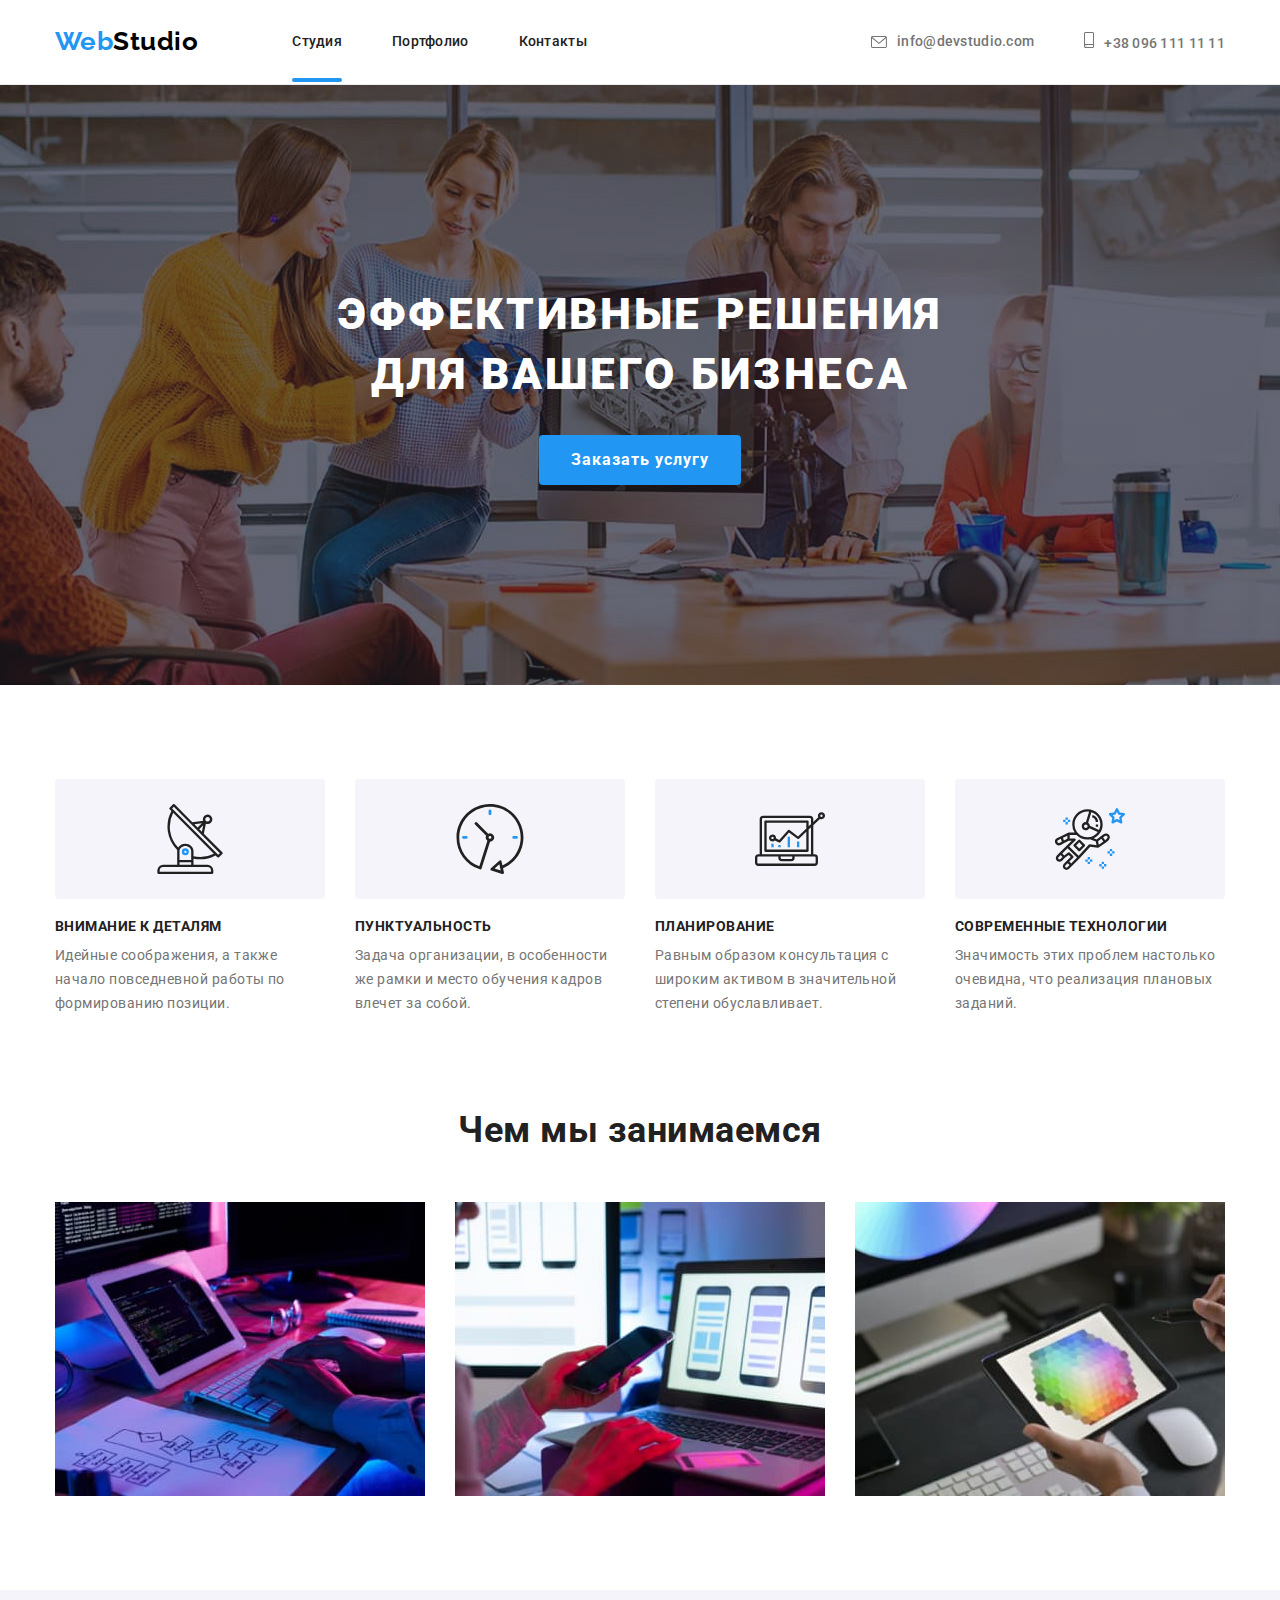
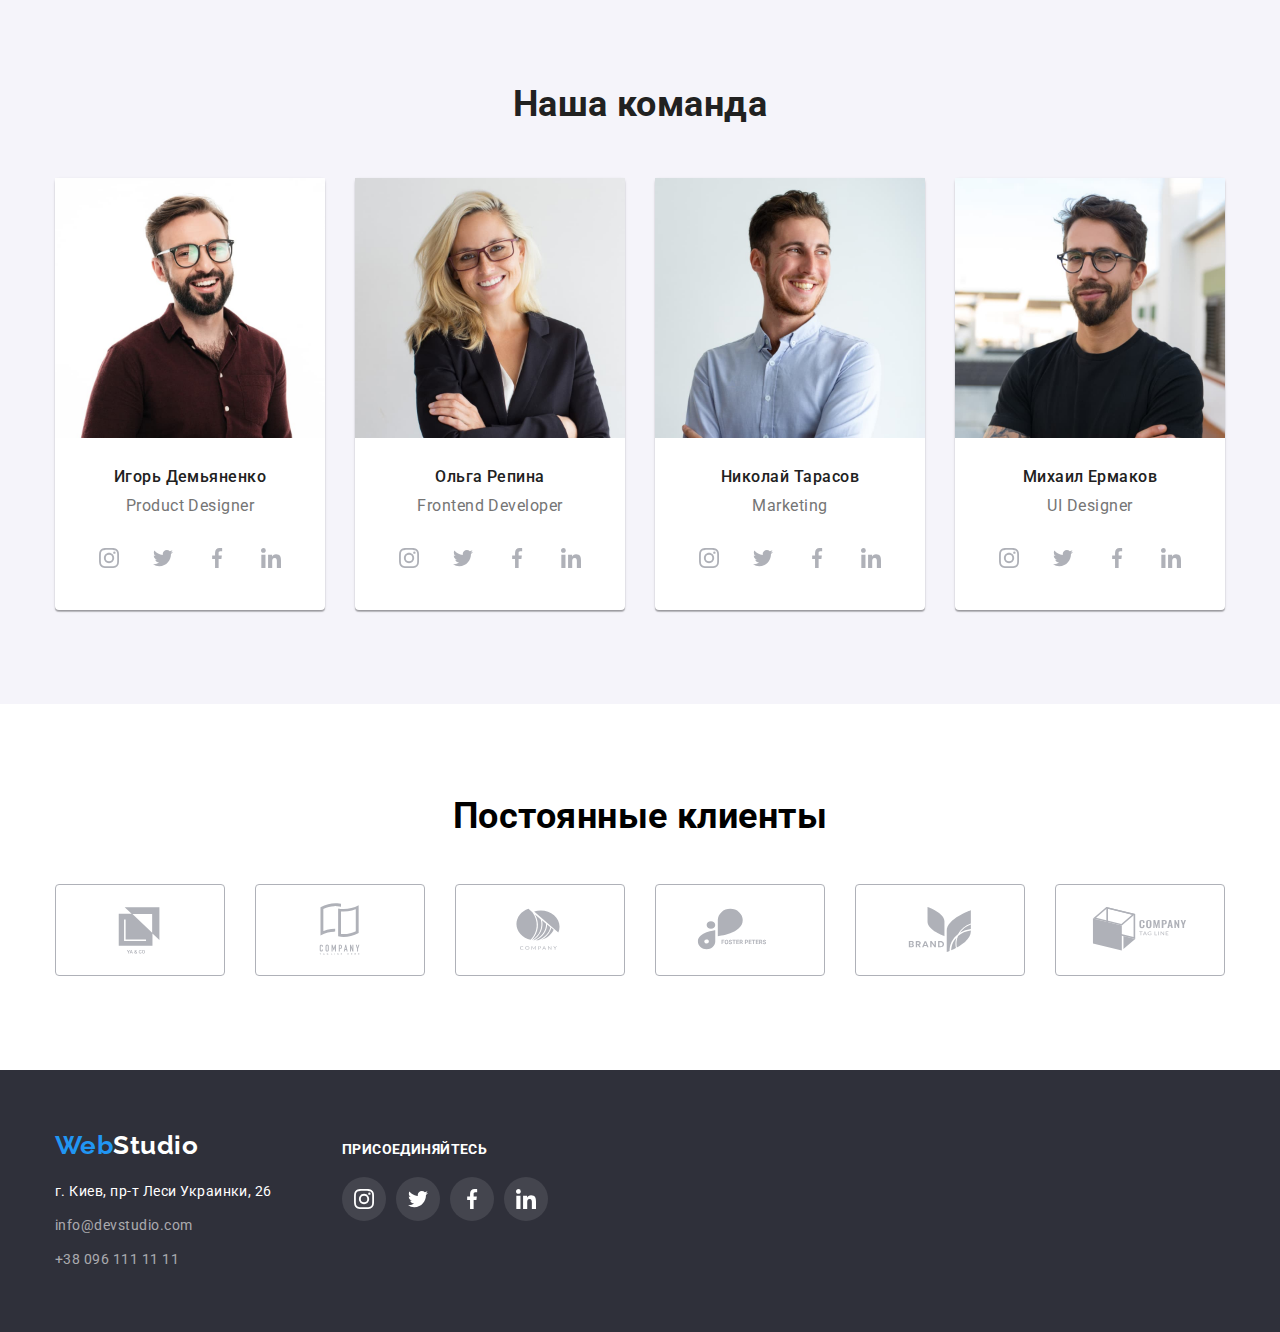
<file: index.html>
<!DOCTYPE html>
<html lang="ru">
  <head>
    <meta charset="UTF-8" />
    <meta http-equiv="X-UA-Compatible" content="IE=edge" />
    <meta name="viewport" content="width=device-width, initial-scale=1.0" />
    <title>Студия</title>
    <link rel="preconnect" href="https://fonts.googleapis.com">
    <link rel="preconnect" href="https://fonts.gstatic.com" crossorigin>
    <link href="https://fonts.googleapis.com/css2?family=Raleway:wght@700&family=Roboto:wght@400;500;700;900&display=swap"
      rel="stylesheet">
      <link rel="stylesheet" href="./css/modern-normalize.css">
    <link rel="stylesheet" href="./css/styles.css">
  </head>

  <body>
    <header class="header">
     <div class="container header-container">
      <nav class="header-navigation">
        <a class="logo link" href="./index.html"><span class="logo-color" lang="en">Web</span>Studio</a>
        <ul class="header-list list">
          <li class="header-list-li "><a class="header-item link current current-line" href="./index.html">Студия </a></li>
          <li class="header-list-li"><a class="header-item link" href="./portfolio.html">Портфолио</a></li>
          <li class="header-list-li"><a class="header-item link" href="">Контакты</a></li>
        </ul>
      </nav>
      <ul class="header-contact-list list">
        <li class="header-mail-li"><a class="header-mail link" href="mailto:info@devstudio.com">
          <svg class="nav-mail" width="16" height="12">
            <use href="./images/icons.svg#icon-envelope"></use></svg>info@devstudio.com</a></li>
        <li class="header-tel-li"><a class="header-tel link" href="tel:+380961111111">
          <svg class="nav-tel" width="10" height="16"><use href="./images/icons.svg#icon-smartphone"></use></svg>+38 096 111 11 11</a></li>
      </ul>
    </div>
    </header>
    <main>
      <section class="hero-section">
         <div class="container"> 
        <h1 class="hero-section-title">Эффективные решения для вашего бизнеса</h1>
       
       <button class="hero-section-btn" type="button">Заказать услугу</button>
     </div>
      </section>
      <section class="features">
        <div class="container">
        <h2 class="features-title visually-hidden">Особенности</h2>
        <ul class="features-list list ">
          <li class="features-item"> <div class="icon-antenna"><svg class="features-antenna" width="70" height="70">
            <use href="./images/icons.svg#icon-antenna"></use></svg></div>
            <h3 class="features-subtitle">Внимание к деталям</h3>
            <p class="features-text">
              Идейные соображения, а также начало повседневной работы по
              формированию позиции.
            </p>
          </li>
          <li class="features-item"><div class="icon-clock"><svg class="features-clock" width="70" height="70">
            <use href="./images/icons.svg#icon-clock"></use></svg>
           </div>
            <h3 class="features-subtitle">Пунктуальность</h3>
            <p class="features-text">
              Задача организации, в особенности же рамки и место обучения кадров
              влечет за собой.
            </p>
          </li>
          <li class="features-item"><div class="icon-diagram"><svg class="features-diagram" width="70" height="70"><use href="./images/icons.svg#icon-diagram"></use>
          </svg></div>
            <h3 class="features-subtitle">Планирование</h3>
            <p class="features-text">
              Равным образом консультация с широким активом в значительной
              степени обуславливает.
            </p>
          </li>
          <li class="features-item"><div class="icon-astronaut"><svg class="features-astronaut" width="70" height="70"><use href="./images/icons.svg#icon-astronaut"></use></svg></div>
            <h3 class="features-subtitle">Современные технологии</h3>
            <p class="features-text">
              Значимость этих проблем настолько очевидна, что реализация
              плановых заданий.
            </p>
          </li>
        </ul>
      </div>
      </section>
      <section class="about-us">
        <div class="container">
        <h2 class="about-us-title">Чем мы занимаемся</h2>
        <ul class="about-us-list list">
          <li class="about-us-item">
            <img
              src="./images/box1.jpg"
              alt="пишет код на компьютере"
              width="370"
            />
          </li>
          <li class="about-us-item">
            <img
              src="./images/box2.jpg"
              alt="тестирует приложение на смартфоне"
              width="370"
            />
          </li>
          <li class="about-us-item">
            <img
              src="./images/box3.jpg"
              alt="тестирует приложение на планшете"
              width="370"
            />
          </li>
        </ul>
      </div>
      </section>
      <section class="our-command">
        <div class="container">
        <h2 class="our-command-title">Наша команда</h2>
        <ul class="our-command-list list">
          <li class="our-command-item">
            <img
              src="./images/our-command-1.jpg"
              alt="фото Игоря Демьяненко"
              width="270"
            />
            <div class="our-command-content">
            <h3 class="our-command-subtitle">Игорь Демьяненко</h3>
            <p class="our-command-text" lang="en">Product Designer</p>
         <ul class="command-social-list list">
          <li class="command-social-item">
            <a href="" class="command-social-link"><svg class="command-social-icon" width="20" height="20">
              <use href="./images/icons.svg#icon-instagram" class="command-social-icon"></use>
            </svg></a>
          </li>
          <li class="command-social-item">
            <a href="" class="command-social-link"><svg class="command-social-icon" width="20" height="20">
              <use href="./images/icons.svg#icon-twitter"></use></svg></a>
          </li>
          <li class="command-social-item">
            <a href="" class="command-social-link"><svg class="command-social-icon" width="20" height="20">
              <use href="./images/icons.svg#icon-facebook"></use>
            </svg></a>
          </li>
          <li class="command-social-item">
            <a href="" class="command-social-link"><svg class="command-social-icon" width="20" height="20">
              <use href="./images/icons.svg#icon-linkedin"></use>
            </svg></a>
          </li>
         </ul>
          </div>
        </li>
          <li class="our-command-item">
            <img
              src="./images/our-command-2.jpg"
              alt=" фото Ольги Репиной"
              width="270"
            />
            <div class="our-command-content">
            <h3 class="our-command-subtitle">Ольга Репина</h3>
            <p class="our-command-text" lang="en">Frontend Developer</p>
            <ul class="command-social-list list">
            
              <li class="command-social-item">
                <a href="" class="command-social-link"><svg class="command-social-icon" width="20" height="20">
                    <use href="./images/icons.svg#icon-instagram"></use>
                  </svg></a>
              </li>
              <li class="command-social-item">
                <a href="" class="command-social-link"><svg class="command-social-icon" width="20" height="20">
                    <use href="./images/icons.svg#icon-twitter"></use>
                  </svg></a>
              </li>
              <li class="command-social-item">
                <a href="" class="command-social-link"><svg class="command-social-icon" width="20" height="20">
                    <use href="./images/icons.svg#icon-facebook"></use>
                  </svg></a>
              </li>
              <li class="command-social-item">
                <a href="" class="command-social-link"><svg class="command-social-icon" width="20" height="20">
                    <use href="./images/icons.svg#icon-linkedin"></use>
                  </svg></a>
              </li>
            </ul>
          </div>
        </li>
          <li class="our-command-item">
            <img
              src="./images/our-command-3.jpg"
              alt=" фото Николая Тарасова"
              width="270"
            />
            <div class="our-command-content">
            <h3 class="our-command-subtitle">Николай Тарасов</h3>
            <p class="our-command-text" lang="en">Marketing</p>
            <ul class="command-social-list list">
            
              <li class="command-social-item">
                <a href="" class="command-social-link"><svg class="command-social-icon" width="20" height="20">
                    <use href="./images/icons.svg#icon-instagram"></use>
                  </svg></a>
              </li>
              <li class="command-social-item">
                <a href="" class="command-social-link"><svg class="command-social-icon" width="20" height="20">
                    <use href="./images/icons.svg#icon-twitter"></use>
                  </svg></a>
              </li>
              <li class="command-social-item">
                <a href="" class="command-social-link"><svg class="command-social-icon" width="20" height="20">
                    <use href="./images/icons.svg#icon-facebook"></use>
                  </svg></a>
              </li>
              <li class="command-social-item">
                <a href="" class="command-social-link"><svg class="command-social-icon" width="20" height="20">
                    <use href="./images/icons.svg#icon-linkedin"></use>
                  </svg></a>
              </li>
            </ul>
          </div>
        </li>
          <li class="our-command-item">
            <img
              src="./images/our-command-4.jpg"
              alt="фото Михаила Ермакова"
              width="270"
            />
            <div class="our-command-content">
            <h3 class="our-command-subtitle">Михаил Ермаков</h3>
            <p class="our-command-text" lang="en">UI Designer</p>
            <ul class="command-social-list list">
            
              <li class="command-social-item">
                <a href="" class="command-social-link"><svg class="command-social-icon" width="20" height="20">
                    <use href="./images/icons.svg#icon-instagram"></use>
                  </svg></a>
              </li>
              <li class="command-social-item">
                <a href="" class="command-social-link"><svg class="command-social-icon" width="20" height="20">
                    <use href="./images/icons.svg#icon-twitter"></use>
                  </svg></a>
              </li>
              <li class="command-social-item">
                <a href="" class="command-social-link"><svg class="command-social-icon" width="20" height="20">
                    <use href="./images/icons.svg#icon-facebook"></use>
                  </svg></a>
              </li>
              <li class="command-social-item">
                <a href="" class="command-social-link"><svg class="command-social-icon" width="20" height="20">
                    <use href="./images/icons.svg#icon-linkedin"></use>
                  </svg></a>
              </li>
            </ul>
          </div>
        </li>
        </ul>
      </div>
      </section>
      <section class="clients">
        <div class="container">
          <h2 class="clients-title">Постоянные клиенты</h2>
          <ul class="clients-list list">
            <li class="clients-list-item"> <a class="clients-list-link" href=""><svg class="clients-logo" width="106" height="60">
              <use href="./images/icons.svg#icon-logo-1"></use></svg></a>
            </li>
            <li class="clients-list-item"> <a class="clients-list-link" href=""><svg class="clients-logo" width="106" height="60">
                  <use href="./images/icons.svg#icon-logo-2"></use>
                </svg></a>
            </li>
            <li class="clients-list-item"> <a class="clients-list-link" href=""><svg class="clients-logo" width="106" height="60">
                  <use href="./images/icons.svg#icon-logo-3"></use>
                </svg></a>
            </li>
            <li class="clients-list-item"> <a class="clients-list-link" href=""><svg class="clients-logo" width="106" height="60">
                  <use href="./images/icons.svg#icon-logo-4"></use>
                </svg></a>
            </li>
            <li class="clients-list-item"> <a class="clients-list-link" href=""><svg class="clients-logo" width="106" height="60">
                  <use href="./images/icons.svg#icon-logo-5"></use>
                </svg></a>
            </li>
            <li class="clients-list-item"> <a class="clients-list-link" href=""><svg class="clients-logo" width="106" height="60">
                  <use href="./images/icons.svg#icon-logo-6"></use>
                </svg></a>
            </li>
          </ul>
        </div>
      </section>
    </main>
    <footer class="footer">
      <div class="container">
        <div class="footer-container">
        <div class="footer-contacts">
      <a class="footer-logo link" href="./index.html"><span class="logo-color" lang="en">Web</span>Studio</a>
      <address>
        <ul class="footer-list list">
          <li class="footer-item">
            <a class="footer-adress link" href="https://goo.gl/maps/iGp5P4JQ2fNc7tYMA"
              >г. Киев, пр-т Леси Украинки, 26</a>
          </li>
          <li class="footer-item"><a class="footer-mail link" href="mailto:info@devstudio.com">info@devstudio.com</a></li>
          <li class="footer-item"><a class= "footer-tel link" href="tel:+380961111111">+38 096 111 11 11</a></li>
        </ul></address>
    </div>
  
        <div class="footer-join"> 
          <p class="footer-join-title">ПРИСОЕДИНЯЙТЕСЬ</p>
<ul class="footer-social-list list">
  <li class="footer-social-item"><a href="" class="footer-social-link"><svg class="footer-social-icon" width="20" height="20">
      <use href="./images/icons.svg#icon-instagram"></use>
    </svg></a></li>
    <li class="footer-social-item">
      <a href="" class="footer-social-link"><svg class="footer-social-icon" width="20" height="20">
          <use href="./images/icons.svg#icon-twitter"></use>
        </svg></a>
    </li>
    <li class="footer-social-item">
      <a href="" class="footer-social-link"><svg class="footer-social-icon" width="20" height="20">
          <use href="./images/icons.svg#icon-facebook"></use>
        </svg></a>
    </li>
    <li class="footer-social-item">
      <a href="" class="footer-social-link"><svg class="footer-social-icon" width="20" height="20">
          <use href="./images/icons.svg#icon-linkedin"></use>
        </svg></a>
    </li>
</ul>
        </div>
   </div></div>
     </footer>
  </body>
</html>
</file>
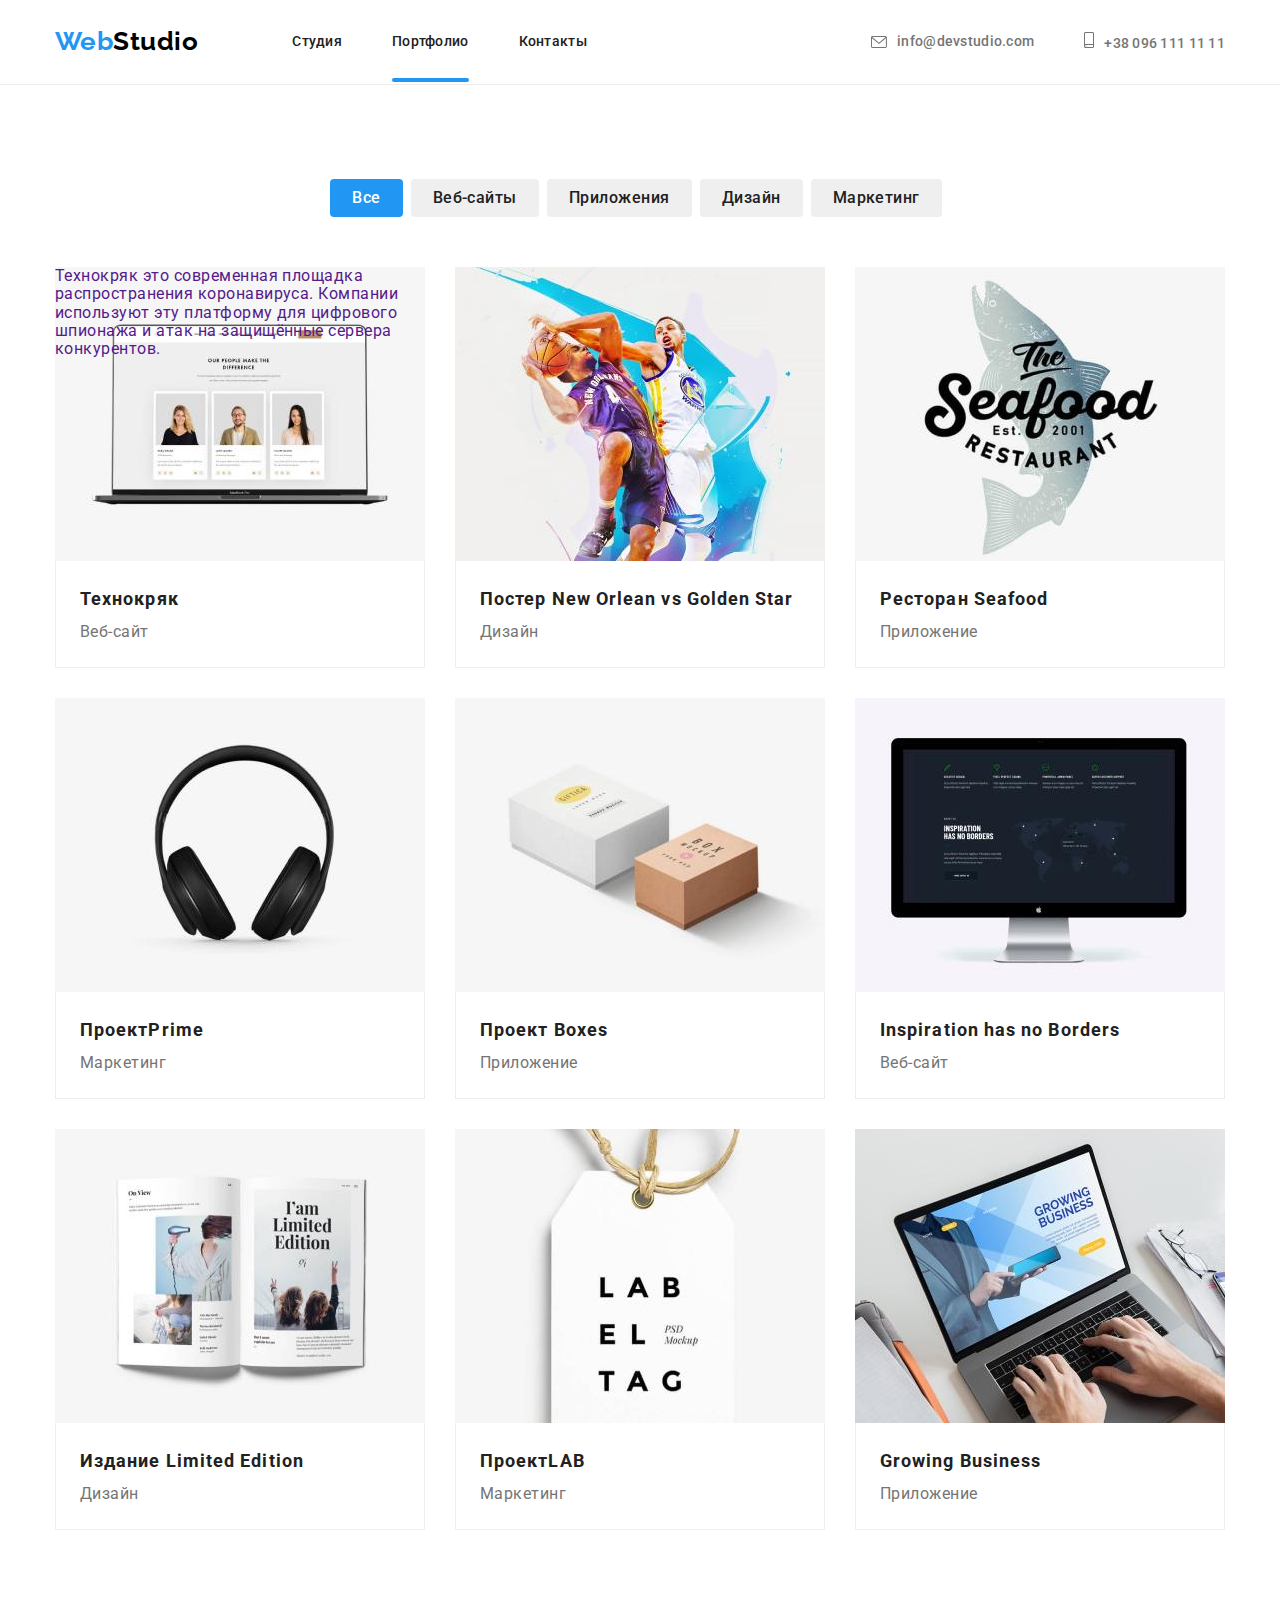
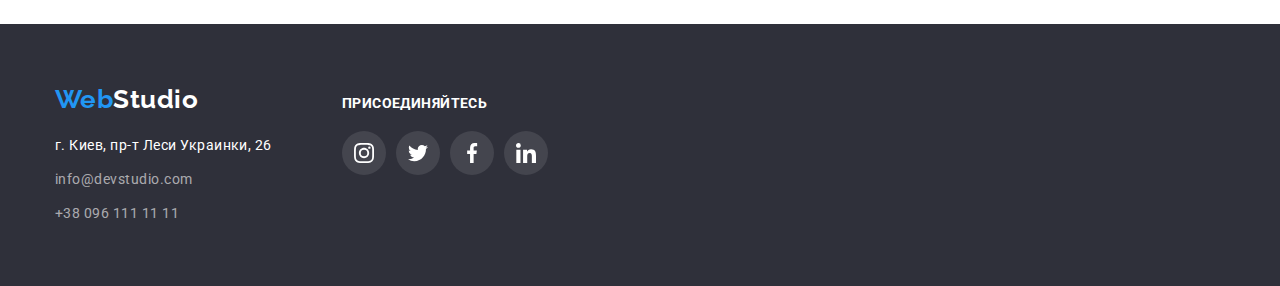
<file: portfolio.html>
<!DOCTYPE html>
<html lang="ru">
  <head>
    <meta charset="UTF-8" />
    <meta http-equiv="X-UA-Compatible" content="IE=edge" />
    <meta name="viewport" content="width=device-width, initial-scale=1.0" />
    <title>Портфолио</title>
    <link rel="preconnect" href="https://fonts.googleapis.com" />
    <link rel="preconnect" href="https://fonts.gstatic.com" crossorigin />
    <link
      href="https://fonts.googleapis.com/css2?family=Raleway:wght@700&family=Roboto:wght@400;500;700;900&display=swap"
      rel="stylesheet"
    />
    <link rel="stylesheet" href="css/modern-normalize.css"/>
    <link rel="stylesheet" href="./css/styles.css"/>
  </head>
  <body>
    <header class="header">
      <div class="container header-container">
        <nav class="header-navigation">
          <a class="logo link" href="./index.html"><span class="logo-color" lang="en">Web</span>Studio</a>
          <ul class="header-list list">
            <li class="header-list-li "><a class="header-item link" href="./index.html">Студия </a></li>
            <li class="header-list-li"><a class="header-item link current current-line" href="./portfolio.html">Портфолио</a></li>
            <li class="header-list-li"><a class="header-item link" href="">Контакты</a></li>
          </ul>
        </nav>
        <ul class="header-contact-list list">
          <li class="header-mail-li"><a class="header-mail link" href="mailto:info@devstudio.com">
              <svg class="nav-mail" width="16" height="12">
                <use href="./images/icons.svg#icon-envelope"></use>
              </svg>info@devstudio.com</a></li>
          <li class="header-tel-li"><a class="header-tel link" href="tel:+380961111111">
              <svg class="nav-tel" width="10" height="16">
                <use href="./images/icons.svg#icon-smartphone"></use>
              </svg>+38 096 111 11 11</a></li>
        </ul>
      </div>
    </header>
    <main>
      <section class="samples">
        <div class="container">
          <h1 class="samples-title visually-hidden">Примеры работ</h1>
          <ul class="samples-list list">
            <li class="samples-list-item"><button class="samples-btn samples-btn-current" type="button">Все</button></li>
            <li class="samples-list-item">
              <button class="samples-btn" type="button">Веб-сайты</button>
            </li>
            <li class="samples-list-item">
              <button class="samples-btn" type="button">Приложения</button>
            </li>
            <li class="samples-list-item"><button class="samples-btn" type="button">Дизайн</button></li>
            <li class="samples-list-item">
              <button class="samples-btn" type="button">Маркетинг</button>
            </li>
          </ul>
          <ul class="samples-images list">
            <li class="sample-cards">
              <div class="card-div">
              <a  href="" class="samples-images-link link">
                <img
                  src="./images/example-1.jpg"
                  alt="изображение сайта"
                  width="370"
                />
                <p class="cards-text">Технокряк это современная площадка распространения коронавируса. Компании используют эту платформу для цифрового
                шпионажа и атак на защищённые сервера конкурентов.</p>
                <div class="cards-content">
                <h2 class="samples-images-title">Технокряк</h2>
                <p class="samples-images-text">Веб-сайт</p></div></a> 
            </div></li>
            <li class="sample-cards">
              <div class="card-div">
              <a  href="" class="samples-images-link link">
                <img
                  src="./images/example-2.jpg"
                  alt="изображение постера"
                  width="370"
                />
                <div class="cards-content">
                <h2 class="samples-images-title">
                  Постер <span lang="en">New Orlean vs Golden Star</span>
                </h2>
                <p class="samples-images-text">Дизайн</p></div></a>
            </div></li>
            <li class="sample-cards">
              <div class="card-div">
              <a class="samples-images-link link" href="">
                <img
                  src="./images/example-3.jpg"
                  alt="изображение логотипа ресторана"
                  width="370"
                />
                <div class="cards-content">
                <h2 class="samples-images-title">
                  Ресторан <span lang="en">Seafood</span>
                </h2>
                <p class="samples-images-text">Приложение</p></div></a>
            </div></li>
            <li class="sample-cards">
              <div class="card-div">
              <a class="samples-images-link link" href="">
                <img
                  src="./images/example-4.jpg"
                  alt="изображение наушников"
                  width="370"
                />
                <div class="cards-content">
                <h2 class="samples-images-title">
                  Проект<span lang="en">Prime</span>
                </h2>
                <p class="samples-images-text">Маркетинг</p></div></a>
           </div></li>
            <li class="sample-cards">
              <div class="card-div">
              <a class="samples-images-link link" href="">
                <img
                  src="./images/example-5.jpg"
                  alt="изображение коробочек"
                  width="370"
                />
                <div class="cards-content">
                <h2 class="samples-images-title">
                  Проект <span lang="en">Boxes</span>
                </h2>
                <p class="samples-images-text">Приложение</p></div></a>
            </div></li>
            <li class="sample-cards">
              <div class="card-div">
              <a class="samples-images-link link" href="">
                <img
                  src="./images/examples-6.jpg"
                  alt="изображение монитора"
                  width="370"
                />
                <div class="cards-content">
                <h2 class="samples-images-title" lang="en">
                  Inspiration has no Borders
                </h2>
                <p class="samples-images-text">Веб-сайт</p> </div></a>
            </div></li>
            <li class="sample-cards">
              <div class="card-div">
              <a class="samples-images-link link" href="">
                <img
                  src="./images/examples-7.jpg"
                  alt="изображение журнала"
                  width="370"
                />
                <div class="cards-content">
                <h2 class="samples-images-title">
                  Издание <span lang="en">Limited Edition</span>
                </h2>
                <p class="samples-images-text">Дизайн</p></div></a>
            </div></li>
            <li class="sample-cards">
              <div class="card-div">
              <a class="samples-images-link link" href="">
                <img
                  src="./images/examples-8.jpg"
                  alt="изображение бирки"
                  width="370"
                />
                <div class="cards-content">
                <h2 class="samples-images-title">
                  Проект<span lang="en">LAB</span>
                </h2>
                <p class="samples-images-text">Маркетинг</p></div></a>
            </div></li>
            <li class="sample-cards">
              <div class="card-div">
              <a class="samples-images-link link" href="">
                <img
                  src="./images/examples-9.jpg"
                  alt="изображение бирки"
                  width="370"
                />
                <div class="cards-content">
                <h2 class="samples-images-title" lang="en">Growing Business</h2>
                <p class="samples-images-text">Приложение</p></div></a>
            </div></li>
          </ul>
        </div>
      </section>
    </main>
    <footer class="footer">
      <div class="container">
        <div class="footer-container">
          <div class="footer-contacts">
            <a class="footer-logo link" href="./index.html"><span class="logo-color" lang="en">Web</span>Studio</a>
            <address>
              <ul class="footer-list list">
                <li class="footer-item">
                  <a class="footer-adress link" href="https://goo.gl/maps/iGp5P4JQ2fNc7tYMA">г. Киев, пр-т Леси Украинки,
                    26</a>
                </li>
                <li class="footer-item"><a class="footer-mail link" href="mailto:info@devstudio.com">info@devstudio.com</a>
                </li>
                <li class="footer-item"><a class="footer-tel link" href="tel:+380961111111">+38 096 111 11 11</a></li>
              </ul>
            </address>
          </div>
    
          <div class="footer-join">
            <p class="footer-join-title">ПРИСОЕДИНЯЙТЕСЬ</p>
            <ul class="footer-social-list list">
              <li class="footer-social-item"><a href="" class="footer-social-link"><svg class="footer-social-icon"
                    width="20" height="20">
                    <use href="./images/icons.svg#icon-instagram"></use>
                  </svg></a></li>
              <li class="footer-social-item">
                <a href="" class="footer-social-link"><svg class="footer-social-icon" width="20" height="20">
                    <use href="./images/icons.svg#icon-twitter"></use>
                  </svg></a>
              </li>
              <li class="footer-social-item">
                <a href="" class="footer-social-link"><svg class="footer-social-icon" width="20" height="20">
                    <use href="./images/icons.svg#icon-facebook"></use>
                  </svg></a>
              </li>
              <li class="footer-social-item">
                <a href="" class="footer-social-link"><svg class="footer-social-icon" width="20" height="20">
                    <use href="./images/icons.svg#icon-linkedin"></use>
                  </svg></a>
              </li>
            </ul>
          </div>
        </div>
      </div>
    </footer>
    </body>
    
    </html>
</file>
<file: css/styles.css>
p,
h1,
h2,
h3,
h4,
h5,
h6,
ul {
  margin: 0;
  padding: 0;
}

:root {
  --main-title-color: #ffffff;
  --second-title-color: #212121;
  --main-text-color: #757575;
  --second-text-color: #ffffff;
  --third-text-color: rgba(255, 255, 255, 0.6);
  --accent-color: #2196f3;
  --btn-color: #ffffff;
  --second-btn-color: #212121;
  --dark-background-color: #2f303a;
}

body {
  font-family: Roboto, sans-serif;
  letter-spacing: 0.03em;
  background-color: #ffffff;
}
.list {
  list-style: none;
}
.link {
  text-decoration: none;
}
.visually-hidden {
  position: absolute;
  white-space: nowrap;
  width: 1px;
  height: 1px;
  overflow: hidden;
  border: 0;
  padding: 0;
  clip: rect(0 0 0 0);
  clip-path: inset(50%);
  margin: -1px;
}

.container {
  width: 1200px;
  padding-left: 15px;
  padding-right: 15px;
  margin: 0 auto;
}

img {
  display: block;
  max-width: 100%;
  height: auto;
}
/* ----------HEADER-------*/
.header {
  border-bottom: 1px solid #ececec;
}

.header-navigation {
  display: flex;
}

.header-list {
  display: flex;
  align-items: baseline;
}

.header-contact-list {
  display: flex;
  margin-left: auto;
  align-items: center;
}

.header-mail-li {
  display: flex;
  align-items: center;
}

.nav-mail {
  margin-right: 10px;
  fill: currentColor;
  transition: color 250ms cubic-bezier(0.4, 0, 0.2, 1);
}

.nav-mail:focus,
.nav-mail:hover {
  color: var(--accent-color);
}

.header-tel-li {
  display: flex;
  align-items: center;
}
.nav-tel {
  margin-right: 10px;
  fill: currentColor;
  transition: color 250ms cubic-bezier(0.4, 0, 0.2, 1);
}
.nav-tel:focus,
.nav-tel:hover {
  color: var(--accent-color);
}

.header-container {
  display: flex;
  align-items: center;
}

.logo {
  font-family: Raleway;
  font-style: normal;
  font-weight: bold;
  font-size: 26px;
  line-height: 1.19;
  color: #000000;
  margin-right: 94px;
  padding-top: 24px;
  padding-bottom: 24px;
}
.logo-color {
  color: var(--accent-color);
}
.current {
  color: var(--accent-color);
}
.header-item {
  font-weight: 500;
  font-size: 14px;
  line-height: 1.14;
  letter-spacing: 0.02em;
  color: var(--second-title-color);
  padding: 32px 0;
  display: block;
  transition: color 250ms cubic-bezier(0.4, 0, 0.2, 1);
  position: relative;
}
.header-item:hover,
.header-item:focus {
  color: var(--accent-color);
}

.current-line::after {
  content: "";
  width: 100%;
  height: 4px;
  background-color: var(--accent-color);
  border-radius: 2px;
  position: absolute;
  left: 0;
  bottom: 0;
}
.header-list-li {
  margin-right: 50px;
}
.header-list-li:last-child {
  margin-right: 0;
}

.header-tel {
  transition: color 250ms cubic-bezier(0.4, 0, 0.2, 1);
}

.header-mail-li {
  margin-right: 50px;
  /* display: flex; */
}

.header-mail {
  font-weight: 500;
  font-size: 14px;
  line-height: 1.14;
  letter-spacing: 0.02em;
  color: var(--main-text-color);
  padding: 32px 0;
  display: flex;
  align-items: center;
  transition: color 250ms cubic-bezier(0.4, 0, 0.2, 1);
}
.header-tel {
  font-weight: 500;
  font-size: 14px;
  line-height: 1.14;
  letter-spacing: 0.02em;
  color: var(--main-text-color);
  padding: 32px 0;
  transition: color 250ms cubic-bezier(0.4, 0, 0.2, 1);
}

.header-mail:focus,
.header-mail:hover,
.header-tel:focus,
.header-tel:hover {
  color: var(--accent-color);
}
/* ----------HERO-------*/
.hero-section {
  background-color: var(--dark-background-color);
  background-image: linear-gradient(
      rgba(47, 48, 58, 0.4),
      rgba(47, 48, 58, 0.4)
    ),
    url(../images/hero-bg.jpg);
  max-width: 1600px;
  text-align: center;
  display: block;
  justify-content: center;
  padding: 200px 0;
  background-repeat: no-repeat;
  background-size: cover;
  background-position: center;
  margin: 0 auto;
}

.hero-section-title {
  font-weight: 900;
  font-size: 44px;
  line-height: 1.36;
  text-align: center;
  letter-spacing: 0.06em;
  text-transform: uppercase;
  color: var(--main-title-color);
  display: flex;
  margin: 0 auto;
  width: 696px;
}

.hero-section-btn {
  font-family: inherit;
  font-weight: 700;
  font-size: 16px;
  line-height: 1.87;
  letter-spacing: 0.06em;
  color: var(--btn-color);
  cursor: pointer;
  border: none;
  border-radius: 4px;
  background-color: var(--accent-color);
  margin-top: 30px;
  padding: 10px 32px;
  transition: color 250ms cubic-bezier(0.4, 0, 0.2, 1),
    background-color 250ms cubic-bezier(0.4, 0, 0.2, 1);
}

.hero-section-btn:hover,
.hero-section-btn:focus {
  color: var(--btn-color);
  background-color: #188ce8;
}

/*--------FEATURES-------*/
.features {
  padding-top: 94px;
  padding-bottom: 94px;
}
.features-list {
  display: flex;
  margin-right: -30px;
  margin-bottom: -30px;
}

.features-item {
  flex-basis: calc(100% / 4 - 30px);
  margin-right: 30px;
  margin-bottom: 30px;
}

.features-subtitle {
  font-weight: 700;
  font-size: 14px;
  line-height: 1.14;
  text-transform: uppercase;
  color: var(--second-title-color);
  margin-bottom: 10px;
}
.features-text {
  font-weight: 400;
  font-size: 14px;
  line-height: 1.71;
  color: var(--main-text-color);
}
.icon-antenna {
  background-color: #f5f4fa;
  margin-bottom: 20px;
  border-radius: 4px;
  display: flex;
  justify-content: center;
  width: 270px;
  height: 120px;
  align-items: center;
}

.icon-clock {
  background-color: #f5f4fa;
  margin-bottom: 20px;
  border-radius: 4px;
  display: flex;
  justify-content: center;
  width: 270px;
  height: 120px;
  align-items: center;
}

.icon-diagram {
  background-color: #f5f4fa;
  margin-bottom: 20px;
  border-radius: 4px;
  display: flex;
  justify-content: center;
  width: 270px;
  height: 120px;
  align-items: center;
}

.icon-astronaut {
  background-color: #f5f4fa;
  margin-bottom: 20px;
  border-radius: 4px;
  display: flex;
  justify-content: center;
  width: 270px;
  height: 120px;
  align-items: center;
}
/* --------ABOUT US------- */

.about-us {
  padding-bottom: 94px;
}

.about-us-title {
  margin-bottom: 50px;
}

.about-us-list {
  display: flex;
  margin-right: -30px;
}

.about-us-item {
  flex-basis: calc(100% / 3 - 30px);
  margin-right: 30px;
}

.about-us-title {
  font-weight: 700;
  font-size: 36px;
  line-height: 1.16;
  text-align: center;
  color: var(--second-title-color);
}

/*-------OUR COMMAND-------*/
.our-command {
  padding-top: 94px;
  padding-bottom: 94px;
}
.our-command-title {
  margin-bottom: 52px;
}

.our-command-list {
  display: flex;
  margin-right: -30px;
}

.our-command-item {
  flex-basis: calc(100% / 4 - 30 px);
  margin-right: 30px;
  background-color: #ffffff;

  border-radius: 4px;
  box-shadow: 0px 1px 3px rgba(0, 0, 0, 0.12), 0px 1px 1px rgba(0, 0, 0, 0.14),
    0px 2px 1px rgba(0, 0, 0, 0.2);
}

.our-command-content {
  /* padding-top: 30px;
  padding-bottom: 30px; */
  padding: 30px 32px;
}

.our-command {
  background-color: #f5f4fa;
}

.our-command-title {
  font-weight: bold;
  font-size: 36px;
  line-height: 1.16;
  text-align: center;
  color: var(--second-title-color);
}
.our-command-subtitle {
  font-weight: 500;
  font-size: 16px;
  line-height: 1.18;
  text-align: center;
  color: var(--second-title-color);
  margin-bottom: 10px;
}

.our-command-text {
  font-weight: normal;
  font-size: 16px;
  line-height: 1.18;
  text-align: center;
  color: var(--main-text-color);
  margin-bottom: 20px;
}

.command-social-list {
  display: flex;
  justify-content: center;
  margin-left: -10px;
  /* padding: 0 32px; */
}

.command-social-item {
  width: 44px;
  height: 44px;
  flex-basis: calc(100% / 4 - 10px);
  margin-left: 10px;
}
.command-social-link {
  width: 100%;
  height: 100%;
  border-radius: 50%;
  align-items: center;
  display: flex;
  justify-content: center;
  color: #afb1b8;
  transition: background-color 250ms cubic-bezier(0.4, 0, 0.2, 1);
}

.command-social-link:hover,
.command-social-link:focus {
  background-color: var(--accent-color);
  border-color: none;
}

.command-social-link:focus .command-social-icon,
.command-social-link:hover .command-social-icon {
  background-color: var(--accent-color);
  color: var(--second-text-color);
}
.command-social-icon {
  fill: currentColor;
  transition: fill 250ms cubic-bezier(0.4, 0, 0.2, 1);
}

/* ----------CLIENTS------- */
.clients {
  padding-top: 94px;
  padding-bottom: 94px;
}

.clients-title {
  font-style: 700;
  font-size: 36px;
  line-height: 42px;
  line-height: 100%;
  /* vertical-align: top; */
  text-align: center;
  letter-spacing: 3%;
  display: block;
  margin-bottom: 50px;
}

.clients-list {
  display: flex;
  margin-left: -30px;
}

.clients-list-item {
  width: 170px;
  height: 92px;
  /* border: 1px solid #afb1b8;
  border-radius: 4px; */
  flex-basis: calc(100% / 6 - 30px);
  margin-left: 30px;
}

.clients-list-item {
  /* width: 100%;
  height: 100%; */
  align-items: center;
  display: flex;
  justify-content: center;
}

.clients-list-link {
  color: #afb1b8;
  width: 100%;
  height: 100%;
  border: 1px solid #afb1b8;
  border-radius: 4px;
  display: flex;
  justify-content: center;
  align-items: center;
  transition: border-color 250ms cubic-bezier(0.4, 0, 0.2, 1);
}

.clients-list-link:hover,
.clients-list-link:focus {
  border-color: var(--accent-color);
}
.clients-list-link:hover .clients-logo,
.clients-list-link:focus .clients-logo {
  color: var(--accent-color);
}
.clients-logo {
  fill: currentColor;
  transition: fill 250ms cubic-bezier(0.4, 0, 0.2, 1);
}

/* --------FOOTER------- */

.footer-container {
  display: flex;
  align-items: baseline;
}
.footer {
  padding-top: 60px;
  padding-bottom: 60px;
}
.footer {
  background-color: var(--dark-background-color);
}

.footer-logo {
  font-family: Raleway;
  font-style: normal;
  font-weight: bold;
  font-size: 26px;
  line-height: 1.19;
  color: #ffffff;
  margin-bottom: 20px;
  display: block;
}
.footer-item {
  margin-bottom: 10px;
}
.footer-item:last-child {
  margin-bottom: 0;
}

.footer-adress {
  font-style: normal;
  font-weight: 400;
  font-size: 14px;
  line-height: 1.71;
  color: var(--second-text-color);
}
.footer-mail {
  font-style: normal;
  font-weight: 400;
  font-size: 14px;
  line-height: 1.71;
  color: var(--third-text-color);
  transition: color 250ms cubic-bezier(0.4, 0, 0.2, 1);
}

.footer-tel {
  font-style: normal;
  font-weight: 400;
  font-size: 14px;
  line-height: 1.71;
  color: var(--third-text-color);
  transition: color 250ms cubic-bezier(0.4, 0, 0.2, 1);
}

.footer-mail:focus,
.footer-mail:hover,
.footer-tel:focus,
.footer-tel:hover {
  color: var(--accent-color);
}

/* .footer-list:focus,
.footer-list:hover {
  color: var(--accent-color);
} */

.footer-contacts {
  display: block;
  /* width: 231px; */
  margin-right: 70px;
}

.footer-join {
  display: flex;
  /* justify-content: flex-start; */
  align-items: baseline;
  flex-direction: column;
  width: 206px;
}
.footer-join-title {
  font-weight: 700;
  font-size: 14px;
  line-height: 1.14;
  vertical-align: top;
  letter-spacing: 0.03em;
  color: var(--second-text-color);
  font-style: normal;
  margin-bottom: 20px;
  display: flex;
}
.footer-social-list {
  display: flex;
  justify-content: center;
  align-items: flex-start;
}
.footer-social-item {
  width: 44px;
  height: 44px;
  /* flex-basis: calc(100% / 4 - 10px); */
}
.footer-social-item + .footer-social-item {
  margin-left: 10px;
}
.footer-social-link {
  width: 100%;
  height: 100%;
  border-radius: 50%;
  align-items: center;
  display: flex;
  justify-content: center;
  background-color: rgba(255, 255, 255, 0.1);
  transition: background-color 250ms cubic-bezier(0.4, 0, 0.2, 1);
}

.footer-social-link:focus,
.footer-social-link:hover {
  background-color: var(--accent-color);
}
.footer-social-icon {
  fill: var(--second-text-color);
}

/* .footer-social-icon:focus,
.footer-social-icon:hover {
  fill: var(--second-text-color);
} */

/*--------SAMPLES-------*/

.samples {
  padding-top: 94px;
  padding-bottom: 94px;
}

.samples-list {
  display: flex;
  justify-content: center;
  margin-bottom: 50px;
}

.samples-list-item {
  margin-right: 8px;
}

.samples-btn {
  font-family: inherit;
  font-style: normal;
  font-weight: 500;
  font-size: 16px;
  line-height: 1.62;
  text-align: center;
  letter-spacing: 0.03em;
  color: var(--second-btn-color);
  cursor: pointer;
  border: none;
  border-radius: 4px;
  padding: 6px 22px;
  transition: color 250ms cubic-bezier(0.4, 0, 0.2, 1),
    background-color 250ms cubic-bezier(0.4, 0, 0.2, 1),
    box-shadow 250ms cubic-bezier(0.4, 0, 0.2, 1);
}
.samples-btn-current {
  background-color: var(--accent-color);
  color: var(--btn-color);
}

.samples-btn:focus,
.samples-btn:hover {
  color: var(--btn-color);
  background-color: var(--accent-color);
  box-shadow: 0px 3px 1px rgba(0, 0, 0, 0.1), 0px 1px 2px rgba(0, 0, 0, 0.08),
    0px 2px 2px rgba(0, 0, 0, 0.12);
}
/*----------SAMPLES IMAGES-------*/
.samples-images {
  display: flex;
  flex-wrap: wrap;

  margin-right: -30px;
  margin-bottom: -30px;
}

/* .card-div:hover,
.card-div:focus-within {
  box-shadow: 0px 1px 1px rgba(0, 0, 0, 0.12), 0px 4px 4px rgba(0, 0, 0, 0.06),
    1px 4px 6px rgba(0, 0, 0, 0.16);
} */
.samples-images-link {
  display: block;
  transition: box-shadow 250ms cubic-bezier(0.4, 0, 0.2, 1);
  position: relative;
}
.samples-images-link:hover,
.samples-images-link:focus {
  box-shadow: 0px 1px 1px rgba(0, 0, 0, 0.12), 0px 4px 4px rgba(0, 0, 0, 0.06),
    1px 4px 6px rgba(0, 0, 0, 0.16);
}

.sample-cards {
  flex-basis: calc(100% / 3 - 30px);
  margin-right: 30px;
  margin-bottom: 30px;
}

.cards-content {
  padding: 20px 24px;
  border: 1px solid #eeeeee;
  border-top: 0;
}

.samples-images-title {
  font-weight: 700;
  font-size: 18px;
  line-height: 2;
  letter-spacing: 0.06em;
  color: var(--second-title-color);
}
.samples-images-text {
  font-weight: normal;
  font-size: 16px;
  line-height: 1.87;
  color: var(--main-text-color);
}

/*----------OVERLAY-------*/

.cards-text {
  position: absolute;
  top: 0;
  left: 0;
}
</file>
